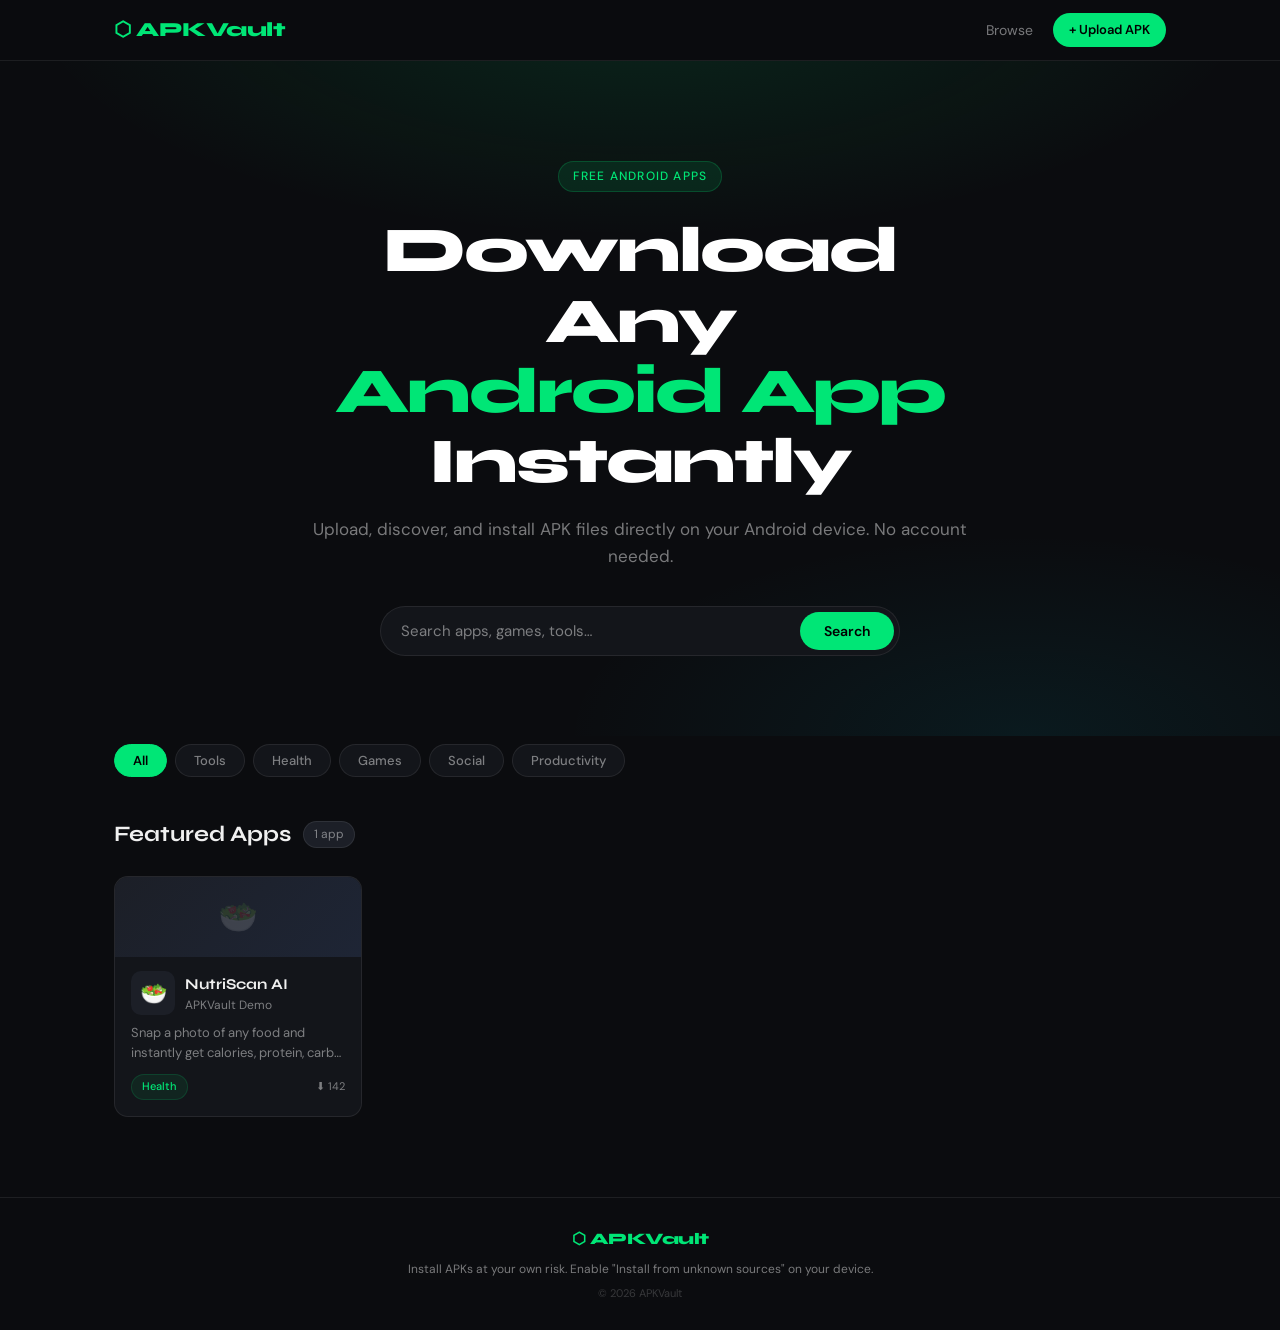
<file: index.html>
<!DOCTYPE html>
<html lang="en">
<head>
<meta charset="UTF-8"/>
<meta name="viewport" content="width=device-width, initial-scale=1.0"/>
<title>APKVault — Download Android Apps</title>
<link rel="preconnect" href="https://fonts.googleapis.com"/>
<link href="https://fonts.googleapis.com/css2?family=Syne:wght@400;600;700;800&family=DM+Sans:wght@300;400;500&display=swap" rel="stylesheet"/>
<link rel="stylesheet" href="style.css"/>
</head>
<body>

<nav class="navbar">
  <div class="nav-inner">
    <a href="index.html" class="logo">⬡ APKVault</a>
    <div class="nav-links">
      <a href="index.html">Browse</a>
      <a href="upload.html" class="btn-upload">+ Upload APK</a>
    </div>
  </div>
</nav>

<header class="hero">
  <div class="hero-bg"></div>
  <div class="hero-content">
    <span class="hero-tag">Free Android Apps</span>
    <h1>Download Any<br/><em>Android App</em><br/>Instantly</h1>
    <p>Upload, discover, and install APK files directly on your Android device. No account needed.</p>
    <div class="search-bar">
      <input type="text" id="searchInput" placeholder="Search apps, games, tools…" oninput="filterApps()"/>
      <button onclick="filterApps()">Search</button>
    </div>
  </div>
</header>

<main class="main-content">

  <section class="category-strip">
    <button class="cat-btn active" onclick="setCategory('all', this)">All</button>
    <button class="cat-btn" onclick="setCategory('tools', this)">Tools</button>
    <button class="cat-btn" onclick="setCategory('health', this)">Health</button>
    <button class="cat-btn" onclick="setCategory('games', this)">Games</button>
    <button class="cat-btn" onclick="setCategory('social', this)">Social</button>
    <button class="cat-btn" onclick="setCategory('productivity', this)">Productivity</button>
  </section>

  <section class="section">
    <div class="section-header">
      <h2>Featured Apps</h2>
      <span id="app-count" class="count-badge">0 apps</span>
    </div>
    <div class="app-grid" id="appGrid">
      <!-- populated by JS -->
    </div>
    <div class="empty-state" id="emptyState" style="display:none;">
      <div class="empty-icon">📦</div>
      <h3>No apps found</h3>
      <p>Try a different search or <a href="upload.html">upload the first one</a>.</p>
    </div>
  </section>

</main>

<footer class="footer">
  <div class="footer-inner">
    <span class="logo">⬡ APKVault</span>
    <p>Install APKs at your own risk. Enable "Install from unknown sources" on your device.</p>
    <p style="margin-top:6px;font-size:11px;opacity:0.4;">© 2026 APKVault</p>
  </div>
</footer>

<script src="store.js"></script>
</body>
</html>
</file>
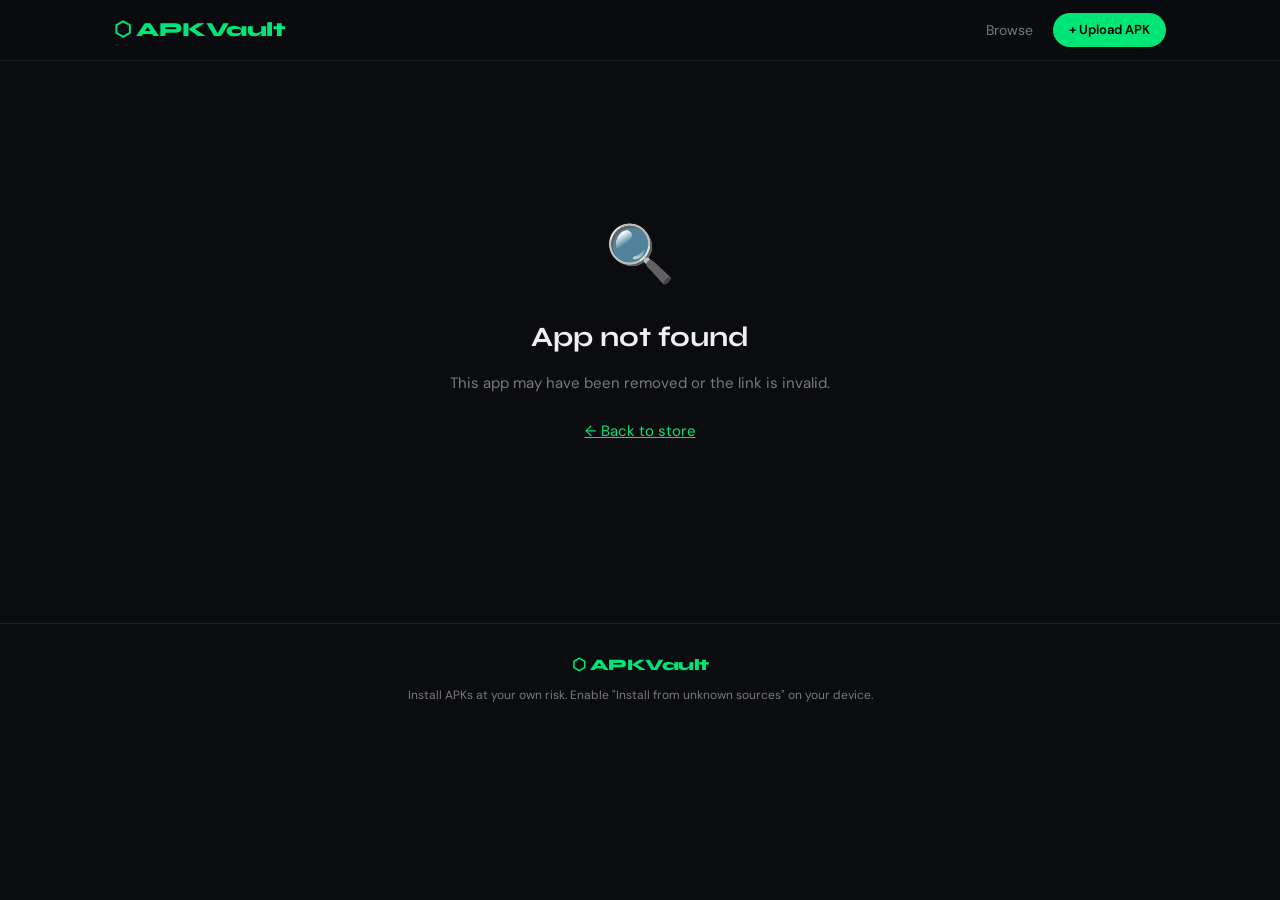
<file: app.html>
<!DOCTYPE html>
<html lang="en">
<head>
<meta charset="UTF-8"/>
<meta name="viewport" content="width=device-width, initial-scale=1.0"/>
<title>App Detail — APKVault</title>
<link rel="preconnect" href="https://fonts.googleapis.com"/>
<link href="https://fonts.googleapis.com/css2?family=Syne:wght@400;600;700;800&family=DM+Sans:wght@300;400;500&display=swap" rel="stylesheet"/>
<link rel="stylesheet" href="style.css"/>
</head>
<body>

<nav class="navbar">
  <div class="nav-inner">
    <a href="index.html" class="logo">⬡ APKVault</a>
    <div class="nav-links">
      <a href="index.html">Browse</a>
      <a href="upload.html" class="btn-upload">+ Upload APK</a>
    </div>
  </div>
</nav>

<main class="detail-page" id="detailPage">
  <!-- populated by JS -->
</main>

<footer class="footer">
  <div class="footer-inner">
    <span class="logo">⬡ APKVault</span>
    <p>Install APKs at your own risk. Enable "Install from unknown sources" on your device.</p>
  </div>
</footer>

<script src="detail.js"></script>
</body>
</html>
</file>
<file: style.css>
/* ===== RESET & BASE ===== */
*, *::before, *::after { box-sizing: border-box; margin: 0; padding: 0; }

:root {
  --bg: #0b0c0f;
  --surface: #13151a;
  --surface2: #1c1f27;
  --border: rgba(255,255,255,0.08);
  --accent: #00e676;
  --accent2: #00bcd4;
  --text: #f0f0f0;
  --muted: rgba(255,255,255,0.45);
  --danger: #ff5252;
  --font-display: 'Syne', sans-serif;
  --font-body: 'DM Sans', sans-serif;
  --radius: 14px;
  --radius-sm: 8px;
}

html { scroll-behavior: smooth; }

body {
  background: var(--bg);
  color: var(--text);
  font-family: var(--font-body);
  font-size: 15px;
  line-height: 1.6;
  min-height: 100vh;
}

a { color: inherit; text-decoration: none; }

/* ===== NAVBAR ===== */
.navbar {
  position: sticky; top: 0; z-index: 100;
  background: rgba(11,12,15,0.88);
  backdrop-filter: blur(16px);
  border-bottom: 1px solid var(--border);
}
.nav-inner {
  max-width: 1100px; margin: 0 auto;
  padding: 0 24px;
  height: 60px;
  display: flex; align-items: center; justify-content: space-between;
}
.logo {
  font-family: var(--font-display);
  font-size: 20px; font-weight: 800;
  color: var(--accent);
  letter-spacing: -0.5px;
}
.nav-links { display: flex; align-items: center; gap: 20px; }
.nav-links a { color: var(--muted); font-size: 14px; transition: color 0.2s; }
.nav-links a:hover { color: var(--text); }
.btn-upload {
  background: var(--accent) !important;
  color: #000 !important;
  font-weight: 600 !important;
  font-size: 13px !important;
  padding: 7px 16px !important;
  border-radius: 40px !important;
  transition: opacity 0.2s !important;
}
.btn-upload:hover { opacity: 0.85 !important; }
.active-link { color: var(--accent) !important; }

/* ===== HERO ===== */
.hero {
  position: relative;
  padding: 100px 24px 80px;
  overflow: hidden;
  text-align: center;
}
.hero-bg {
  position: absolute; inset: 0;
  background:
    radial-gradient(ellipse 80% 60% at 50% -10%, rgba(0,230,118,0.12) 0%, transparent 60%),
    radial-gradient(ellipse 60% 50% at 80% 100%, rgba(0,188,212,0.08) 0%, transparent 60%);
  pointer-events: none;
}
.hero-content { position: relative; max-width: 700px; margin: 0 auto; }
.hero-tag {
  display: inline-block;
  background: rgba(0,230,118,0.1);
  color: var(--accent);
  font-size: 12px; font-weight: 500; letter-spacing: 0.1em; text-transform: uppercase;
  padding: 5px 14px; border-radius: 40px;
  border: 1px solid rgba(0,230,118,0.2);
  margin-bottom: 24px;
}
.hero h1 {
  font-family: var(--font-display);
  font-size: clamp(36px, 6vw, 64px);
  font-weight: 800; line-height: 1.1; letter-spacing: -2px;
  color: #fff; margin-bottom: 18px;
}
.hero h1 em { font-style: normal; color: var(--accent); }
.hero p { color: var(--muted); font-size: 17px; margin-bottom: 36px; }

.search-bar {
  display: flex; max-width: 520px; margin: 0 auto;
  background: var(--surface);
  border: 1px solid var(--border);
  border-radius: 50px; overflow: hidden;
  transition: border-color 0.2s;
}
.search-bar:focus-within { border-color: rgba(0,230,118,0.4); }
.search-bar input {
  flex: 1; background: transparent; border: none; outline: none;
  color: var(--text); font-family: var(--font-body); font-size: 15px;
  padding: 14px 20px;
}
.search-bar input::placeholder { color: var(--muted); }
.search-bar button {
  background: var(--accent); color: #000;
  border: none; cursor: pointer;
  font-family: var(--font-body); font-weight: 600; font-size: 14px;
  padding: 0 24px; margin: 5px;
  border-radius: 40px; transition: opacity 0.2s;
}
.search-bar button:hover { opacity: 0.85; }

/* ===== MAIN ===== */
.main-content { max-width: 1100px; margin: 0 auto; padding: 0 24px 80px; }

/* ===== CATEGORIES ===== */
.category-strip {
  display: flex; gap: 8px; flex-wrap: wrap;
  margin-bottom: 40px; padding-top: 8px;
}
.cat-btn {
  background: var(--surface); color: var(--muted);
  border: 1px solid var(--border);
  font-family: var(--font-body); font-size: 13px; font-weight: 500;
  padding: 7px 18px; border-radius: 40px; cursor: pointer;
  transition: all 0.2s;
}
.cat-btn:hover { color: var(--text); border-color: rgba(255,255,255,0.2); }
.cat-btn.active {
  background: var(--accent); color: #000;
  border-color: var(--accent); font-weight: 600;
}

/* ===== SECTION ===== */
.section-header {
  display: flex; align-items: center; gap: 12px;
  margin-bottom: 24px;
}
.section-header h2 {
  font-family: var(--font-display); font-size: 22px; font-weight: 700;
}
.count-badge {
  background: var(--surface2); color: var(--muted);
  font-size: 12px; padding: 3px 10px; border-radius: 40px;
  border: 1px solid var(--border);
}

/* ===== APP GRID ===== */
.app-grid {
  display: grid;
  grid-template-columns: repeat(auto-fill, minmax(240px, 1fr));
  gap: 20px;
}

.app-card {
  background: var(--surface);
  border: 1px solid var(--border);
  border-radius: var(--radius);
  overflow: hidden;
  cursor: pointer;
  transition: transform 0.2s, border-color 0.2s;
}
.app-card:hover {
  transform: translateY(-3px);
  border-color: rgba(0,230,118,0.3);
}
.app-card-banner {
  height: 80px;
  background: linear-gradient(135deg, var(--surface2), #1e2535);
  display: flex; align-items: center; justify-content: center;
  font-size: 36px;
  position: relative; overflow: hidden;
}
.app-card-banner img {
  width: 100%; height: 100%; object-fit: cover;
}
.app-card-body { padding: 14px 16px 16px; }
.app-card-row {
  display: flex; align-items: center; gap: 10px; margin-bottom: 8px;
}
.app-icon-small {
  width: 44px; height: 44px; border-radius: 10px;
  background: var(--surface2);
  display: flex; align-items: center; justify-content: center;
  font-size: 22px; overflow: hidden; flex-shrink: 0;
}
.app-icon-small img { width: 100%; height: 100%; object-fit: cover; border-radius: 10px; }
.app-card-name {
  font-family: var(--font-display); font-size: 15px; font-weight: 700;
  white-space: nowrap; overflow: hidden; text-overflow: ellipsis;
}
.app-card-dev { font-size: 12px; color: var(--muted); }
.app-card-desc {
  font-size: 13px; color: var(--muted);
  display: -webkit-box; -webkit-line-clamp: 2; -webkit-box-orient: vertical;
  overflow: hidden; margin-bottom: 12px; line-height: 1.5;
}
.app-card-footer {
  display: flex; align-items: center; justify-content: space-between;
}
.cat-tag {
  background: rgba(0,230,118,0.08); color: var(--accent);
  font-size: 11px; font-weight: 500; padding: 3px 10px; border-radius: 20px;
  border: 1px solid rgba(0,230,118,0.15); text-transform: capitalize;
}
.dl-count { font-size: 11px; color: var(--muted); }

/* ===== EMPTY STATE ===== */
.empty-state {
  text-align: center; padding: 80px 20px;
  grid-column: 1/-1;
}
.empty-icon { font-size: 48px; margin-bottom: 16px; }
.empty-state h3 { font-family: var(--font-display); font-size: 20px; margin-bottom: 8px; }
.empty-state p { color: var(--muted); }
.empty-state a { color: var(--accent); text-decoration: underline; }

/* ===== UPLOAD PAGE ===== */
.upload-page {
  max-width: 720px; margin: 0 auto; padding: 48px 24px 80px;
}
.upload-container {}
.upload-header { margin-bottom: 36px; }
.upload-header h1 {
  font-family: var(--font-display); font-size: 34px; font-weight: 800;
  letter-spacing: -1px; margin-bottom: 8px;
}
.upload-header p { color: var(--muted); font-size: 16px; }

/* Drop zone */
.drop-zone {
  border: 2px dashed rgba(0,230,118,0.3);
  border-radius: var(--radius);
  background: rgba(0,230,118,0.03);
  padding: 40px 20px;
  text-align: center; cursor: pointer;
  transition: all 0.2s; margin-bottom: 28px;
}
.drop-zone:hover, .drop-zone.drag-over {
  border-color: var(--accent);
  background: rgba(0,230,118,0.07);
}
.drop-icon { font-size: 40px; margin-bottom: 12px; }
.drop-inner h3 { font-family: var(--font-display); font-size: 18px; margin-bottom: 6px; }
.drop-inner p { color: var(--muted); font-size: 14px; }
.drop-hint {
  display: inline-block; margin-top: 10px;
  font-size: 12px; color: var(--muted);
  background: var(--surface2); padding: 4px 12px; border-radius: 20px;
}

.file-selected {
  display: flex; align-items: center; gap: 14px;
}
.file-icon { font-size: 28px; }
.file-info { flex: 1; text-align: left; }
.file-info strong { display: block; font-size: 15px; color: var(--accent); }
.file-info span { font-size: 12px; color: var(--muted); }
.remove-btn {
  background: rgba(255,82,82,0.1); color: var(--danger);
  border: 1px solid rgba(255,82,82,0.2);
  width: 30px; height: 30px; border-radius: 50%;
  cursor: pointer; font-size: 13px; transition: all 0.2s;
}
.remove-btn:hover { background: rgba(255,82,82,0.2); }

/* Form */
.form-group { margin-bottom: 20px; }
.form-group label {
  display: block; font-size: 13px; font-weight: 500;
  color: var(--muted); margin-bottom: 7px; text-transform: uppercase; letter-spacing: 0.05em;
}
.req { color: var(--accent); }
.opt { color: var(--muted); font-weight: 400; text-transform: none; letter-spacing: 0; font-size: 12px; }

.form-group input[type="text"],
.form-group textarea,
.form-group select {
  width: 100%; background: var(--surface);
  border: 1px solid var(--border); border-radius: var(--radius-sm);
  color: var(--text); font-family: var(--font-body); font-size: 15px;
  padding: 11px 14px; outline: none; transition: border-color 0.2s;
  appearance: none; -webkit-appearance: none;
}
.form-group input[type="text"]:focus,
.form-group textarea:focus,
.form-group select:focus {
  border-color: rgba(0,230,118,0.5);
}
.form-group input[type="text"]::placeholder,
.form-group textarea::placeholder { color: rgba(255,255,255,0.2); }
.form-group select option { background: #1c1f27; }
.form-group textarea { resize: vertical; min-height: 100px; }

.form-row.two-col { display: flex; gap: 16px; }
.form-row.two-col .form-group { flex: 1; }

/* Icon upload */
.icon-upload {
  width: 80px; height: 80px; border-radius: 16px;
  background: var(--surface); border: 2px dashed var(--border);
  display: flex; flex-direction: column; align-items: center; justify-content: center;
  cursor: pointer; transition: border-color 0.2s; gap: 4px;
  font-size: 22px;
}
.icon-upload:hover { border-color: rgba(0,230,118,0.4); }
.icon-upload small { font-size: 10px; color: var(--muted); }

/* Screenshots */
.screenshots-grid {
  display: flex; gap: 10px; flex-wrap: wrap;
}
.ss-slot {
  width: 80px; height: 140px;
  background: var(--surface); border: 2px dashed var(--border);
  border-radius: var(--radius-sm); cursor: pointer;
  display: flex; flex-direction: column; align-items: center; justify-content: center;
  gap: 4px; font-size: 20px; color: var(--muted); transition: border-color 0.2s;
}
.ss-slot:hover { border-color: rgba(0,230,118,0.4); }
.ss-slot small { font-size: 10px; }
.ss-preview {
  width: 80px; height: 140px; border-radius: var(--radius-sm);
  object-fit: cover; position: relative;
  border: 1px solid var(--border);
}
.ss-wrap { position: relative; }
.ss-remove {
  position: absolute; top: 4px; right: 4px;
  background: rgba(0,0,0,0.7); color: #fff; border: none;
  width: 20px; height: 20px; border-radius: 50%; cursor: pointer; font-size: 11px;
}

/* Warning */
.upload-warning {
  background: rgba(255,193,7,0.07);
  border: 1px solid rgba(255,193,7,0.2);
  color: rgba(255,193,7,0.8);
  font-size: 13px; padding: 12px 16px; border-radius: var(--radius-sm);
  margin-bottom: 24px;
}

/* Submit btn */
.submit-btn {
  width: 100%; background: var(--accent); color: #000;
  border: none; border-radius: var(--radius); cursor: pointer;
  font-family: var(--font-display); font-size: 17px; font-weight: 700;
  padding: 16px; transition: opacity 0.2s;
  display: flex; align-items: center; justify-content: center; gap: 10px;
}
.submit-btn:hover { opacity: 0.88; }
.submit-btn:disabled { opacity: 0.5; cursor: not-allowed; }
.spinner {
  width: 20px; height: 20px; border-radius: 50%;
  border: 2px solid rgba(0,0,0,0.2); border-top-color: #000;
  animation: spin 0.7s linear infinite;
}
@keyframes spin { to { transform: rotate(360deg); } }

/* Modal */
.modal-overlay {
  position: fixed; inset: 0; background: rgba(0,0,0,0.7);
  display: flex; align-items: center; justify-content: center; z-index: 999;
  backdrop-filter: blur(6px);
}
.modal {
  background: var(--surface); border: 1px solid var(--border);
  border-radius: 20px; padding: 44px 40px; max-width: 400px; width: 90%;
  text-align: center;
}
.modal-icon { font-size: 48px; margin-bottom: 16px; }
.modal h2 { font-family: var(--font-display); font-size: 26px; margin-bottom: 8px; }
.modal p { color: var(--muted); font-size: 15px; margin-bottom: 28px; }
.modal-actions { display: flex; gap: 12px; justify-content: center; }
.modal-btn {
  padding: 11px 24px; border-radius: 40px; font-size: 14px; font-weight: 600; cursor: pointer;
  border: none; font-family: var(--font-body);
}
.modal-btn.primary { background: var(--accent); color: #000; }
.modal-btn.secondary { background: var(--surface2); color: var(--text); border: 1px solid var(--border); }

/* ===== DETAIL PAGE ===== */
.detail-page { max-width: 900px; margin: 0 auto; padding: 48px 24px 80px; }

.detail-hero {
  display: flex; gap: 24px; align-items: flex-start;
  margin-bottom: 40px; flex-wrap: wrap;
}
.detail-icon {
  width: 96px; height: 96px; border-radius: 22px;
  background: var(--surface); border: 1px solid var(--border);
  display: flex; align-items: center; justify-content: center;
  font-size: 44px; overflow: hidden; flex-shrink: 0;
}
.detail-icon img { width: 100%; height: 100%; object-fit: cover; border-radius: 22px; }
.detail-info { flex: 1; }
.detail-info h1 {
  font-family: var(--font-display); font-size: 30px; font-weight: 800;
  letter-spacing: -0.5px; margin-bottom: 4px;
}
.detail-dev { color: var(--muted); font-size: 14px; margin-bottom: 12px; }
.detail-meta { display: flex; gap: 10px; flex-wrap: wrap; margin-bottom: 16px; }
.meta-chip {
  background: var(--surface2); border: 1px solid var(--border);
  font-size: 12px; padding: 4px 12px; border-radius: 20px; color: var(--muted);
}
.download-btn {
  display: inline-flex; align-items: center; gap: 8px;
  background: var(--accent); color: #000;
  font-family: var(--font-display); font-size: 15px; font-weight: 700;
  padding: 13px 28px; border-radius: 40px; cursor: pointer;
  border: none; text-decoration: none; transition: opacity 0.2s;
}
.download-btn:hover { opacity: 0.85; }

.detail-screenshots {
  display: flex; gap: 12px; overflow-x: auto; padding-bottom: 8px;
  margin-bottom: 36px;
  scrollbar-width: thin; scrollbar-color: var(--border) transparent;
}
.detail-screenshots img {
  height: 260px; width: auto; border-radius: var(--radius-sm);
  border: 1px solid var(--border); flex-shrink: 0;
}

.detail-section { margin-bottom: 32px; }
.detail-section h2 {
  font-family: var(--font-display); font-size: 18px; font-weight: 700;
  margin-bottom: 12px; padding-bottom: 8px;
  border-bottom: 1px solid var(--border);
}
.detail-section p { color: rgba(255,255,255,0.7); line-height: 1.7; white-space: pre-line; }

.install-steps {
  background: var(--surface); border: 1px solid var(--border);
  border-radius: var(--radius); padding: 20px 24px;
}
.install-steps ol { padding-left: 20px; }
.install-steps li { color: rgba(255,255,255,0.7); margin-bottom: 8px; font-size: 14px; }
.install-steps li strong { color: var(--accent); }

.not-found { text-align: center; padding: 100px 24px; }
.not-found h2 { font-family: var(--font-display); font-size: 28px; margin-bottom: 12px; }
.not-found p { color: var(--muted); margin-bottom: 24px; }
.not-found a { color: var(--accent); text-decoration: underline; }

/* ===== FOOTER ===== */
.footer {
  border-top: 1px solid var(--border);
  padding: 28px 24px; text-align: center;
}
.footer-inner .logo { font-size: 16px; }
.footer-inner p { color: var(--muted); font-size: 12px; margin-top: 8px; }

/* ===== RESPONSIVE ===== */
@media (max-width: 600px) {
  .form-row.two-col { flex-direction: column; }
  .detail-hero { flex-direction: column; }
  .hero h1 { letter-spacing: -1px; }
}
</file>
